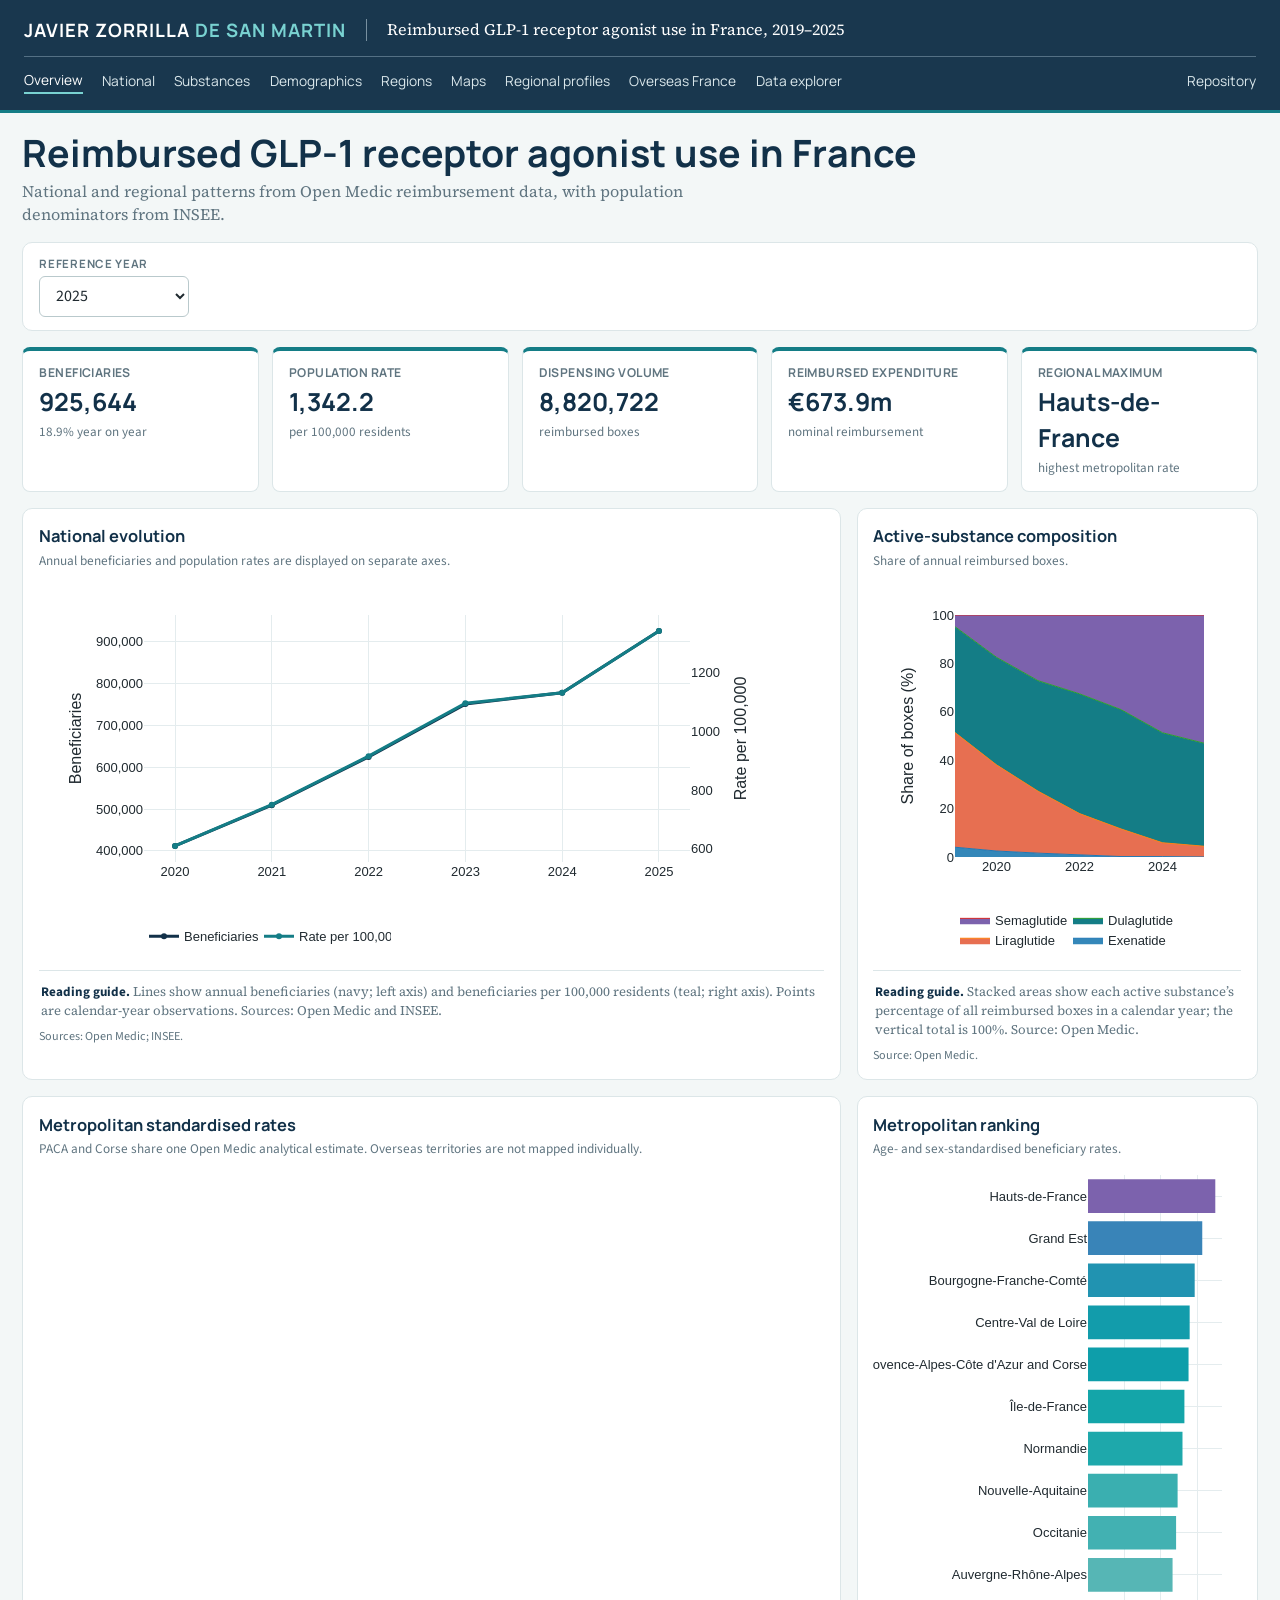
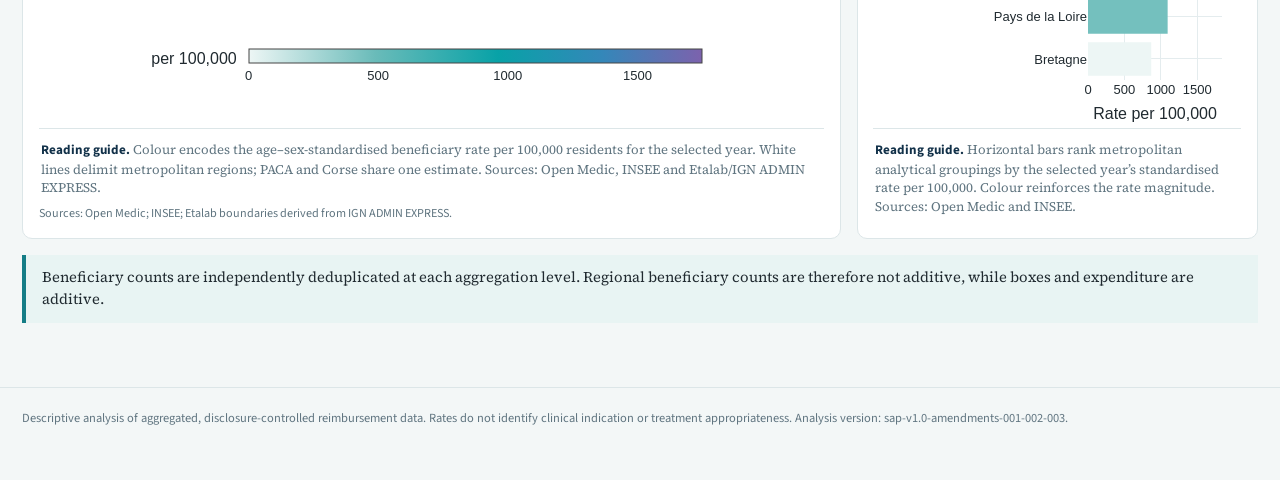
<file: dashboard/index.html>
<!doctype html><html lang="en"><head><meta charset="utf-8"><meta name="viewport" content="width=device-width,initial-scale=1"><title>GLP-1 use in France | Javier Zorrilla de San Martin</title><meta name="description" content="Interactive exploration of reimbursed GLP-1 receptor agonist use in France, 2019–2025."><link rel="stylesheet" href="assets/styles.css"><script src="assets/plotly-2.35.2.min.js"></script><script defer src="assets/app.js"></script></head><body data-page="overview"><a class="skip" href="#main">Skip to content</a>
<header class="topbar"><nav class="nav" aria-label="Primary"><div class="identity"><div class="brand">JAVIER ZORRILLA <span>DE SAN MARTIN</span></div><div class="study-title">Reimbursed GLP-1 receptor agonist use in France, 2019–2025</div></div><a class="active" href="index.html">Overview</a><a href="national.html">National</a><a href="substances.html">Substances</a><a href="demographics.html">Demographics</a><a href="regions.html">Regions</a><a href="maps.html">Maps</a><a href="profiles.html">Regional profiles</a><a href="overseas.html">Overseas France</a><a href="explorer.html">Data explorer</a><a class="repository" href="https://github.com/javierzsm/glp1-use-france">Repository</a></nav></header>
<main id="main" class="shell"><div class="page-head"><div><h1>Reimbursed GLP-1 receptor agonist use in France</h1><p>National and regional patterns from Open Medic reimbursement data, with population denominators from INSEE.</p></div></div>
<section class="controls" aria-label="Overview filters"><div class="control"><label for="overview-year">Reference year</label><select id="overview-year"><option>2020</option><option>2021</option><option>2022</option><option>2023</option><option>2024</option><option selected>2025</option></select></div></section>
<section class="kpis" aria-label="Key indicators"><article class="kpi" id="k-beneficiaries"><div class="label">Beneficiaries</div><div class="value">—</div><div class="delta"></div></article><article class="kpi" id="k-rate"><div class="label">Population rate</div><div class="value">—</div><div class="delta"></div></article><article class="kpi" id="k-boxes"><div class="label">Dispensing volume</div><div class="value">—</div><div class="delta"></div></article><article class="kpi" id="k-spend"><div class="label">Reimbursed expenditure</div><div class="value">—</div><div class="delta"></div></article><article class="kpi" id="k-region"><div class="label">Regional maximum</div><div class="value">—</div><div class="delta"></div></article></section>
<section class="grid"><article class="card wide"><h2>National evolution</h2><p class="deck">Annual beneficiaries and population rates are displayed on separate axes.</p><div id="overview-national" class="plot"></div><p class="source">Sources: Open Medic; INSEE.</p></article><article class="card narrow"><h2>Active-substance composition</h2><p class="deck">Share of annual reimbursed boxes.</p><div id="overview-composition" class="plot"></div><p class="source">Source: Open Medic.</p></article><article class="card wide"><h2>Metropolitan standardised rates</h2><p class="deck">PACA and Corse share one Open Medic analytical estimate. Overseas territories are not mapped individually.</p><div id="overview-map" class="plot tall"></div><p class="source">Sources: Open Medic; INSEE; Etalab boundaries derived from IGN ADMIN EXPRESS.</p></article><article class="card narrow"><h2>Metropolitan ranking</h2><p class="deck">Age- and sex-standardised beneficiary rates.</p><div id="overview-rank" class="plot tall"></div></article></section>
<aside class="note">Beneficiary counts are independently deduplicated at each aggregation level. Regional beneficiary counts are therefore not additive, while boxes and expenditure are additive.</aside></main><footer>Descriptive analysis of aggregated, disclosure-controlled reimbursement data. Rates do not identify clinical indication or treatment appropriateness. Analysis version: sap-v1.0-amendments-001-002-003.</footer></body></html>
</file>
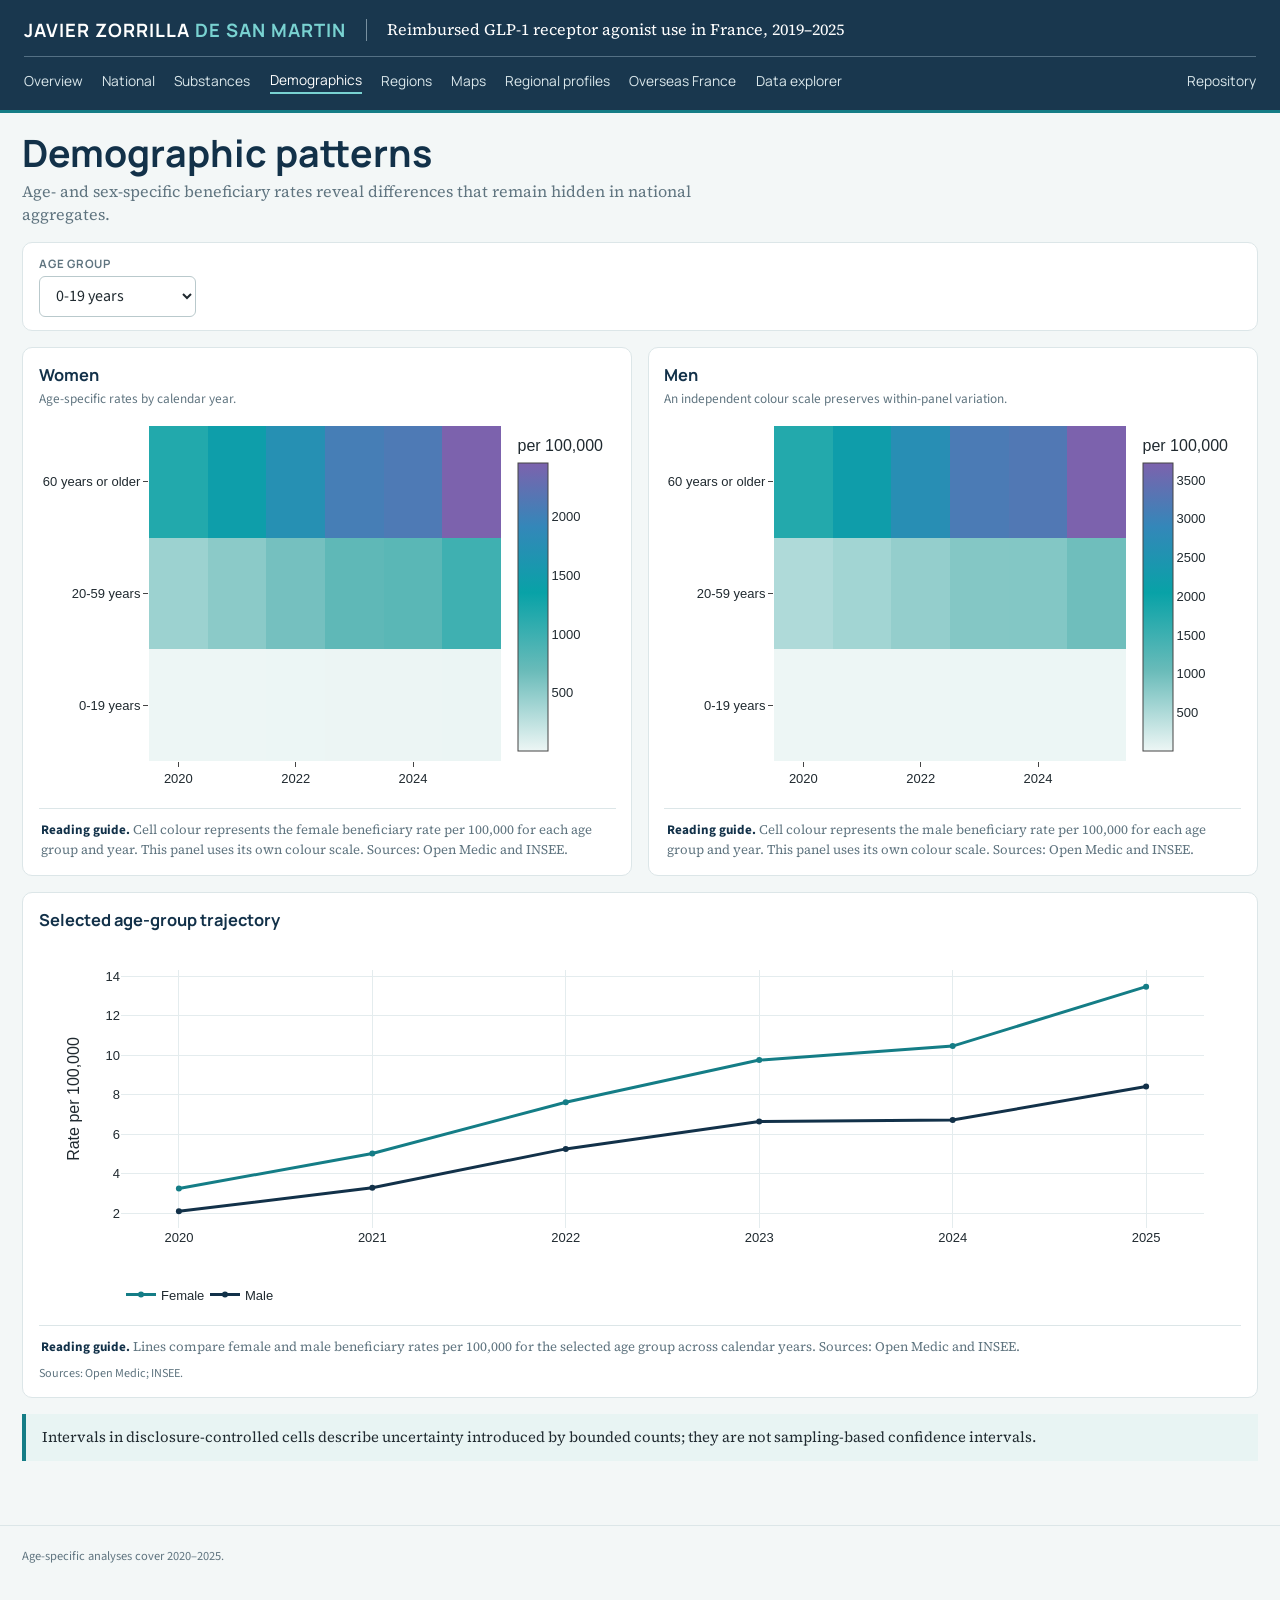
<file: dashboard/demographics.html>
<!doctype html><html lang="en"><head><meta charset="utf-8"><meta name="viewport" content="width=device-width,initial-scale=1"><title>Demographics | GLP-1 France</title><link rel="stylesheet" href="assets/styles.css"><script src="assets/plotly-2.35.2.min.js"></script><script defer src="assets/app.js"></script></head><body data-page="demographics"><a class="skip" href="#main">Skip to content</a><header class="topbar"><nav class="nav" aria-label="Primary"><div class="identity"><div class="brand">JAVIER ZORRILLA <span>DE SAN MARTIN</span></div><div class="study-title">Reimbursed GLP-1 receptor agonist use in France, 2019–2025</div></div><a href="index.html">Overview</a><a href="national.html">National</a><a href="substances.html">Substances</a><a class="active" href="demographics.html">Demographics</a><a href="regions.html">Regions</a><a href="maps.html">Maps</a><a href="profiles.html">Regional profiles</a><a href="overseas.html">Overseas France</a><a href="explorer.html">Data explorer</a><a class="repository" href="https://github.com/javierzsm/glp1-use-france">Repository</a></nav></header><main id="main" class="shell"><div class="page-head"><div><h1>Demographic patterns</h1><p>Age- and sex-specific beneficiary rates reveal differences that remain hidden in national aggregates.</p></div></div><section class="controls"><div class="control"><label for="demo-age">Age group</label><select id="demo-age"></select></div></section><section class="grid"><article class="card"><h2>Women</h2><p class="deck">Age-specific rates by calendar year.</p><div id="demo-heat-f" class="plot"></div></article><article class="card"><h2>Men</h2><p class="deck">An independent colour scale preserves within-panel variation.</p><div id="demo-heat-m" class="plot"></div></article><article class="card full"><h2>Selected age-group trajectory</h2><div id="demo-trends" class="plot"></div><p class="source">Sources: Open Medic; INSEE.</p></article></section><aside class="note">Intervals in disclosure-controlled cells describe uncertainty introduced by bounded counts; they are not sampling-based confidence intervals.</aside></main><footer>Age-specific analyses cover 2020–2025.</footer></body></html>
</file>
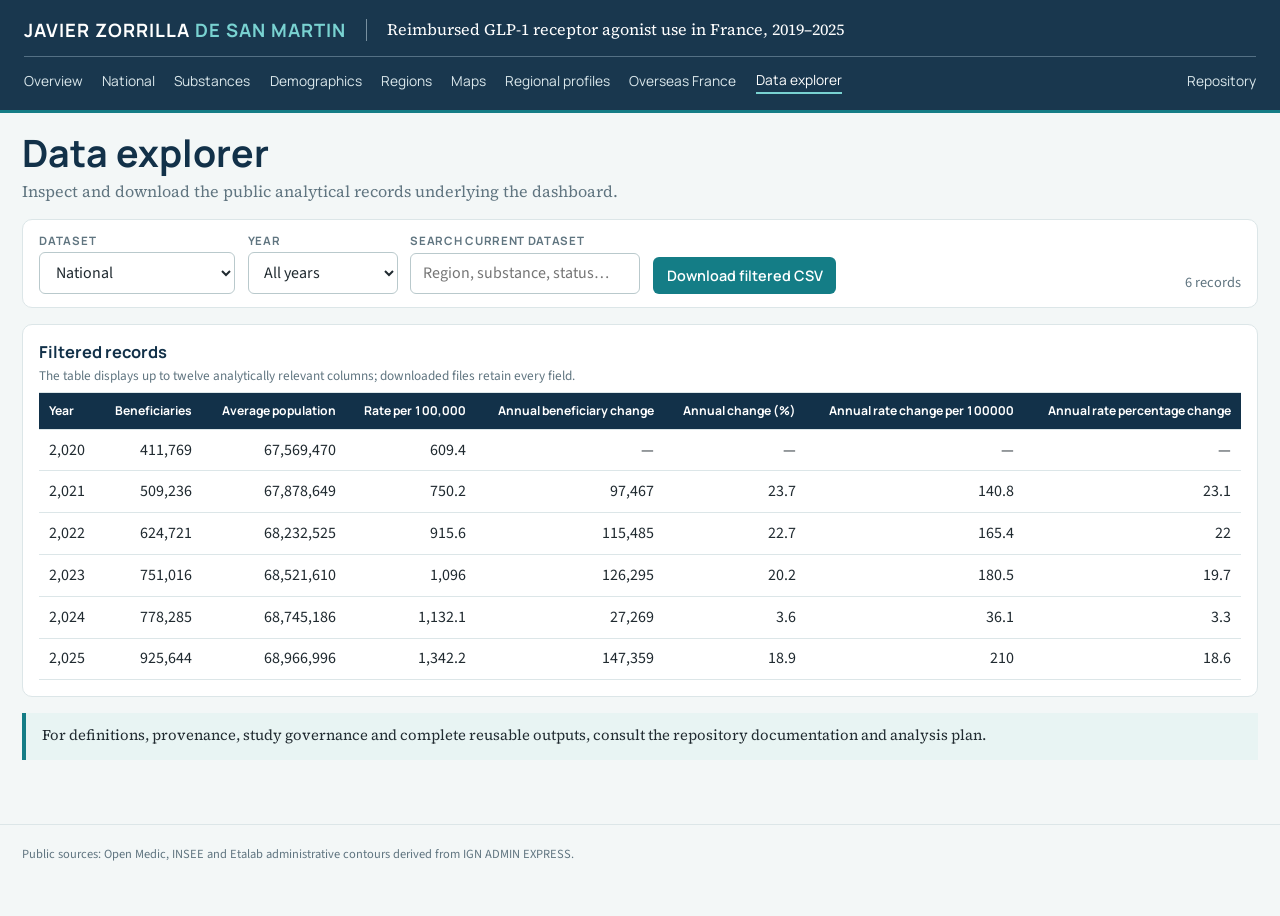
<file: dashboard/explorer.html>
<!doctype html><html lang="en"><head><meta charset="utf-8"><meta name="viewport" content="width=device-width,initial-scale=1"><title>Data explorer | GLP-1 France</title><link rel="stylesheet" href="assets/styles.css"><script src="assets/plotly-2.35.2.min.js"></script><script defer src="assets/app.js"></script></head><body data-page="explorer"><a class="skip" href="#main">Skip to content</a><header class="topbar"><nav class="nav" aria-label="Primary"><div class="identity"><div class="brand">JAVIER ZORRILLA <span>DE SAN MARTIN</span></div><div class="study-title">Reimbursed GLP-1 receptor agonist use in France, 2019–2025</div></div><a href="index.html">Overview</a><a href="national.html">National</a><a href="substances.html">Substances</a><a href="demographics.html">Demographics</a><a href="regions.html">Regions</a><a href="maps.html">Maps</a><a href="profiles.html">Regional profiles</a><a href="overseas.html">Overseas France</a><a class="active" href="explorer.html">Data explorer</a><a class="repository" href="https://github.com/javierzsm/glp1-use-france">Repository</a></nav></header><main id="main" class="shell"><div class="page-head"><div><h1>Data explorer</h1><p>Inspect and download the public analytical records underlying the dashboard.</p></div></div><section class="controls"><div class="control"><label for="explorer-dataset">Dataset</label><select id="explorer-dataset"><option value="national">National</option><option value="substances">Active substances</option><option value="demographics">Demographics</option><option value="regional_annual">Regional annual</option><option value="regional_standardised">Regional standardised</option><option value="regional_age_sex">Regional age and sex</option><option value="overseas_audit">Overseas audit</option></select></div><div class="control"><label for="explorer-year">Year</label><select id="explorer-year"></select></div><div class="control"><label for="explorer-search">Search current dataset</label><input id="explorer-search" type="search" placeholder="Region, substance, status…"></div><div class="control actions"><button id="explorer-download" class="button" type="button">Download filtered CSV</button></div><div id="explorer-count" class="status" aria-live="polite"></div></section><article class="card full"><h2>Filtered records</h2><p class="deck">The table displays up to twelve analytically relevant columns; downloaded files retain every field.</p><div id="explorer-table" class="table-wrap"></div></article><aside class="note">For definitions, provenance, study governance and complete reusable outputs, consult the repository documentation and analysis plan.</aside></main><footer>Public sources: Open Medic, INSEE and Etalab administrative contours derived from IGN ADMIN EXPRESS.</footer></body></html>
</file>
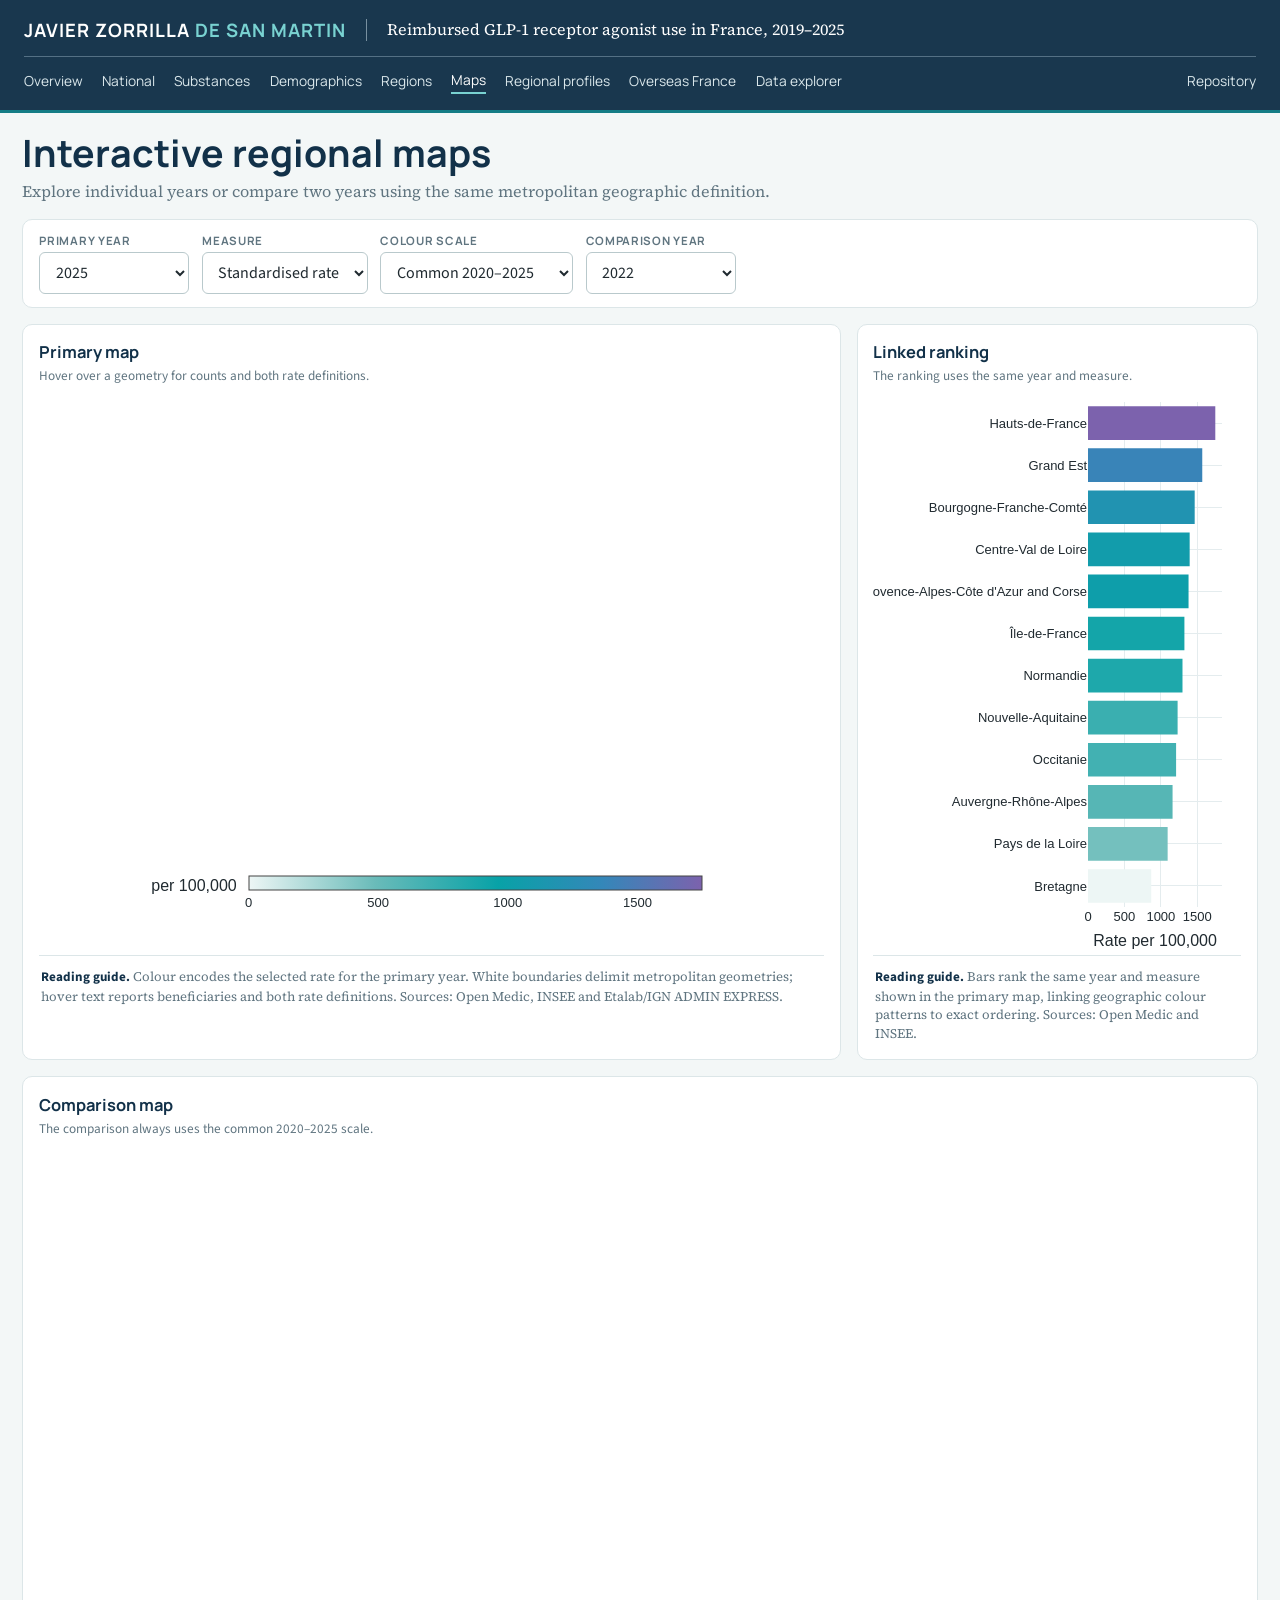
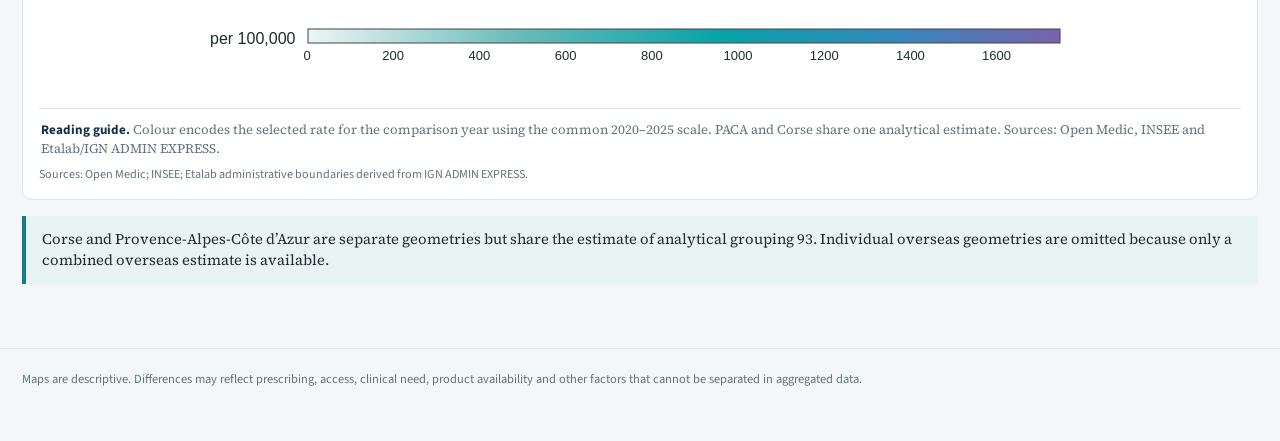
<file: dashboard/maps.html>
<!doctype html><html lang="en"><head><meta charset="utf-8"><meta name="viewport" content="width=device-width,initial-scale=1"><title>Interactive maps | GLP-1 France</title><link rel="stylesheet" href="assets/styles.css"><script src="assets/plotly-2.35.2.min.js"></script><script defer src="assets/app.js"></script></head><body data-page="maps"><a class="skip" href="#main">Skip to content</a><header class="topbar"><nav class="nav" aria-label="Primary"><div class="identity"><div class="brand">JAVIER ZORRILLA <span>DE SAN MARTIN</span></div><div class="study-title">Reimbursed GLP-1 receptor agonist use in France, 2019–2025</div></div><a href="index.html">Overview</a><a href="national.html">National</a><a href="substances.html">Substances</a><a href="demographics.html">Demographics</a><a href="regions.html">Regions</a><a class="active" href="maps.html">Maps</a><a href="profiles.html">Regional profiles</a><a href="overseas.html">Overseas France</a><a href="explorer.html">Data explorer</a><a class="repository" href="https://github.com/javierzsm/glp1-use-france">Repository</a></nav></header>
<main id="main" class="shell"><div class="page-head"><div><h1>Interactive regional maps</h1><p>Explore individual years or compare two years using the same metropolitan geographic definition.</p></div></div><section class="controls"><div class="control"><label for="map-year">Primary year</label><select id="map-year"><option>2020</option><option>2021</option><option>2022</option><option>2023</option><option>2024</option><option selected>2025</option></select></div><div class="control"><label for="map-metric">Measure</label><select id="map-metric"><option value="standardised_rate_per_100000">Standardised rate</option><option value="crude_rate_per_100000">Crude rate</option></select></div><div class="control"><label for="map-scale">Colour scale</label><select id="map-scale"><option value="common">Common 2020–2025</option><option value="year">Adapt to selected year</option></select></div><div class="control"><label for="compare-year">Comparison year</label><select id="compare-year"><option>2020</option><option>2021</option><option selected>2022</option><option>2023</option><option>2024</option><option>2025</option></select></div></section>
<section class="grid"><article class="card wide"><h2>Primary map</h2><p class="deck">Hover over a geometry for counts and both rate definitions.</p><div id="map-primary" class="plot tall"></div></article><article class="card narrow"><h2>Linked ranking</h2><p class="deck">The ranking uses the same year and measure.</p><div id="map-rank" class="plot tall"></div></article><article class="card full"><h2>Comparison map</h2><p class="deck">The comparison always uses the common 2020–2025 scale.</p><div id="map-compare" class="plot tall"></div><p class="source">Sources: Open Medic; INSEE; Etalab administrative boundaries derived from IGN ADMIN EXPRESS.</p></article></section><aside class="note">Corse and Provence-Alpes-Côte d’Azur are separate geometries but share the estimate of analytical grouping 93. Individual overseas geometries are omitted because only a combined overseas estimate is available.</aside></main><footer>Maps are descriptive. Differences may reflect prescribing, access, clinical need, product availability and other factors that cannot be separated in aggregated data.</footer></body></html>
</file>
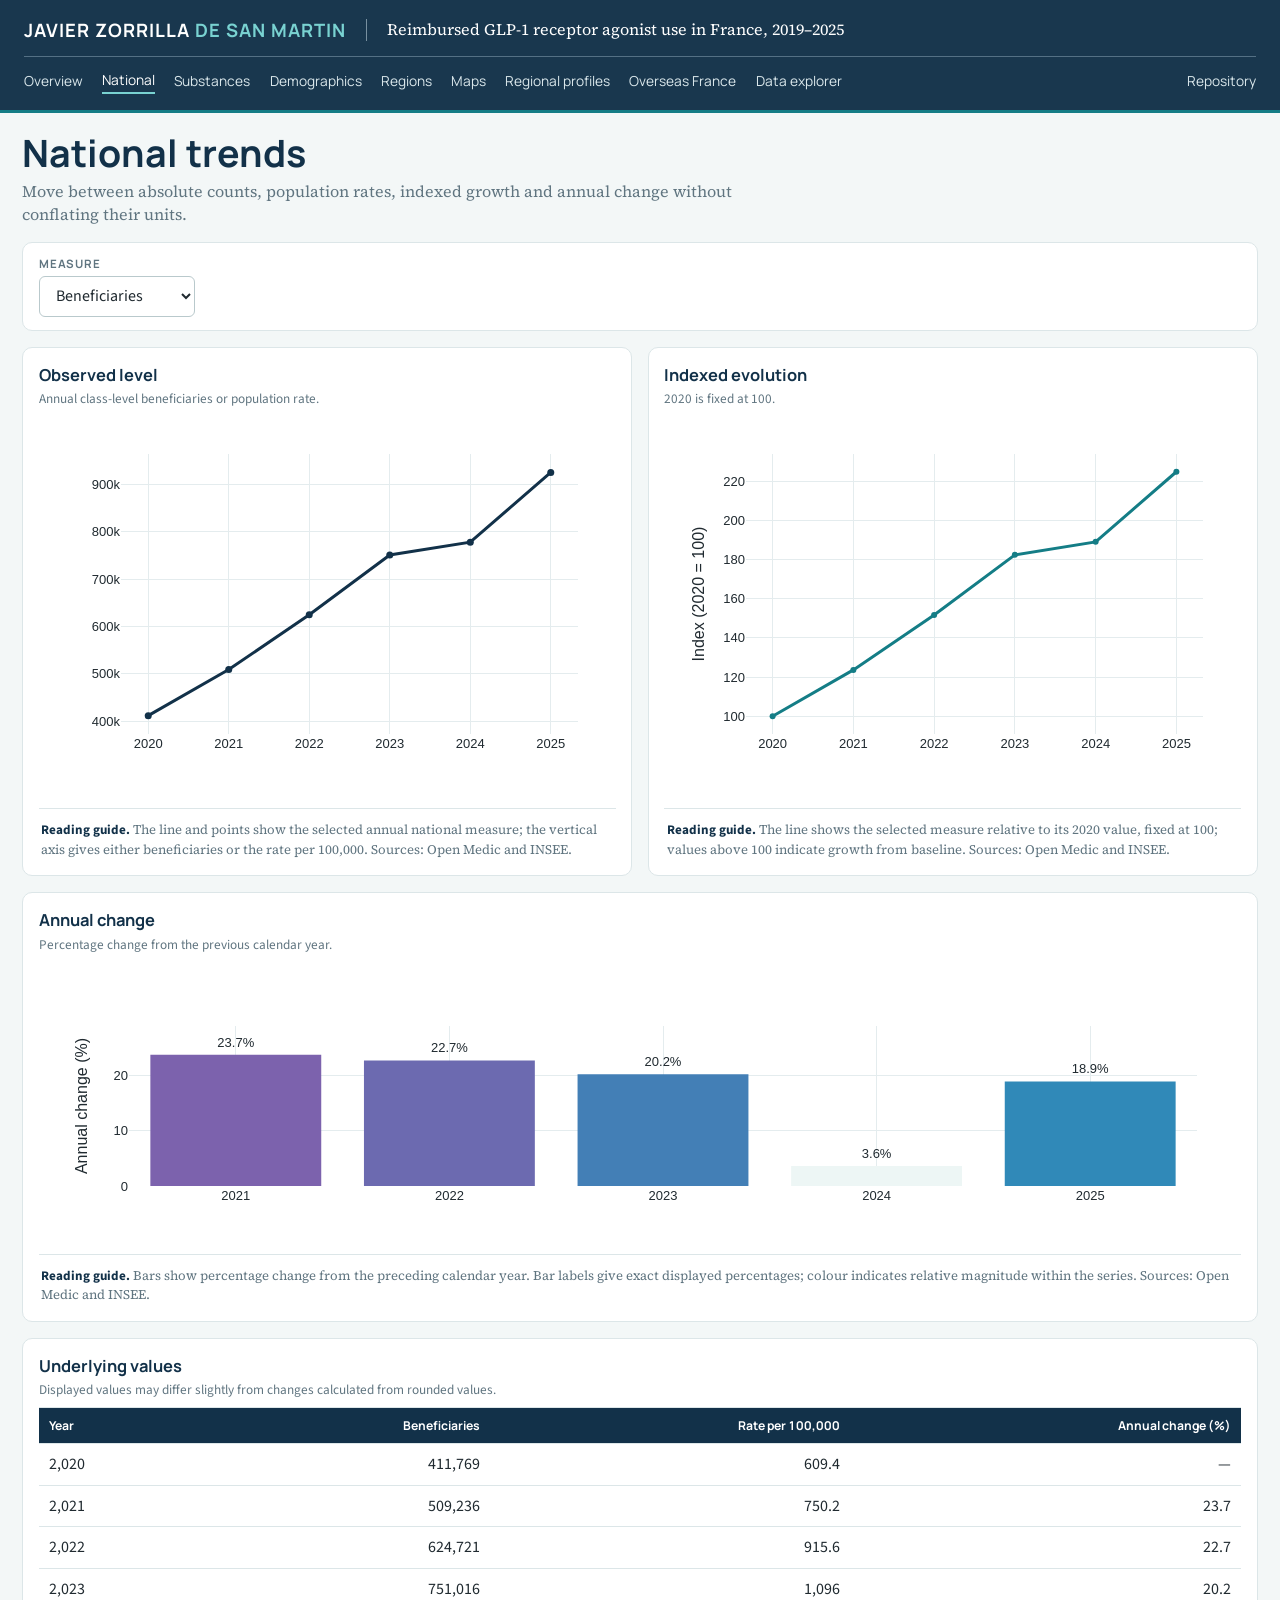
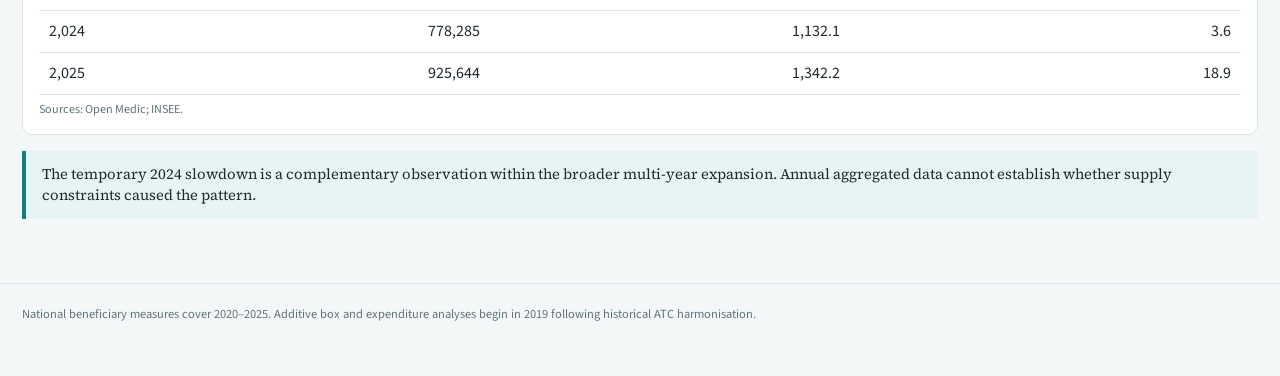
<file: dashboard/national.html>
<!doctype html><html lang="en"><head><meta charset="utf-8"><meta name="viewport" content="width=device-width,initial-scale=1"><title>National trends | GLP-1 France</title><link rel="stylesheet" href="assets/styles.css"><script src="assets/plotly-2.35.2.min.js"></script><script defer src="assets/app.js"></script></head><body data-page="national"><a class="skip" href="#main">Skip to content</a><header class="topbar"><nav class="nav" aria-label="Primary"><div class="identity"><div class="brand">JAVIER ZORRILLA <span>DE SAN MARTIN</span></div><div class="study-title">Reimbursed GLP-1 receptor agonist use in France, 2019–2025</div></div><a href="index.html">Overview</a><a class="active" href="national.html">National</a><a href="substances.html">Substances</a><a href="demographics.html">Demographics</a><a href="regions.html">Regions</a><a href="maps.html">Maps</a><a href="profiles.html">Regional profiles</a><a href="overseas.html">Overseas France</a><a href="explorer.html">Data explorer</a><a class="repository" href="https://github.com/javierzsm/glp1-use-france">Repository</a></nav></header>
<main id="main" class="shell"><div class="page-head"><div><h1>National trends</h1><p>Move between absolute counts, population rates, indexed growth and annual change without conflating their units.</p></div></div><section class="controls"><div class="control"><label for="national-measure">Measure</label><select id="national-measure"><option value="beneficiaries">Beneficiaries</option><option value="rate">Rate per 100,000</option></select></div></section>
<section class="grid"><article class="card"><h2>Observed level</h2><p class="deck">Annual class-level beneficiaries or population rate.</p><div id="national-level" class="plot"></div></article><article class="card"><h2>Indexed evolution</h2><p class="deck">2020 is fixed at 100.</p><div id="national-index" class="plot"></div></article><article class="card full"><h2>Annual change</h2><p class="deck">Percentage change from the previous calendar year.</p><div id="national-change" class="plot short"></div></article><article class="card full"><h2>Underlying values</h2><p class="deck">Displayed values may differ slightly from changes calculated from rounded values.</p><div id="national-table" class="table-wrap"></div><p class="source">Sources: Open Medic; INSEE.</p></article></section><aside class="note">The temporary 2024 slowdown is a complementary observation within the broader multi-year expansion. Annual aggregated data cannot establish whether supply constraints caused the pattern.</aside></main><footer>National beneficiary measures cover 2020–2025. Additive box and expenditure analyses begin in 2019 following historical ATC harmonisation.</footer></body></html>
</file>
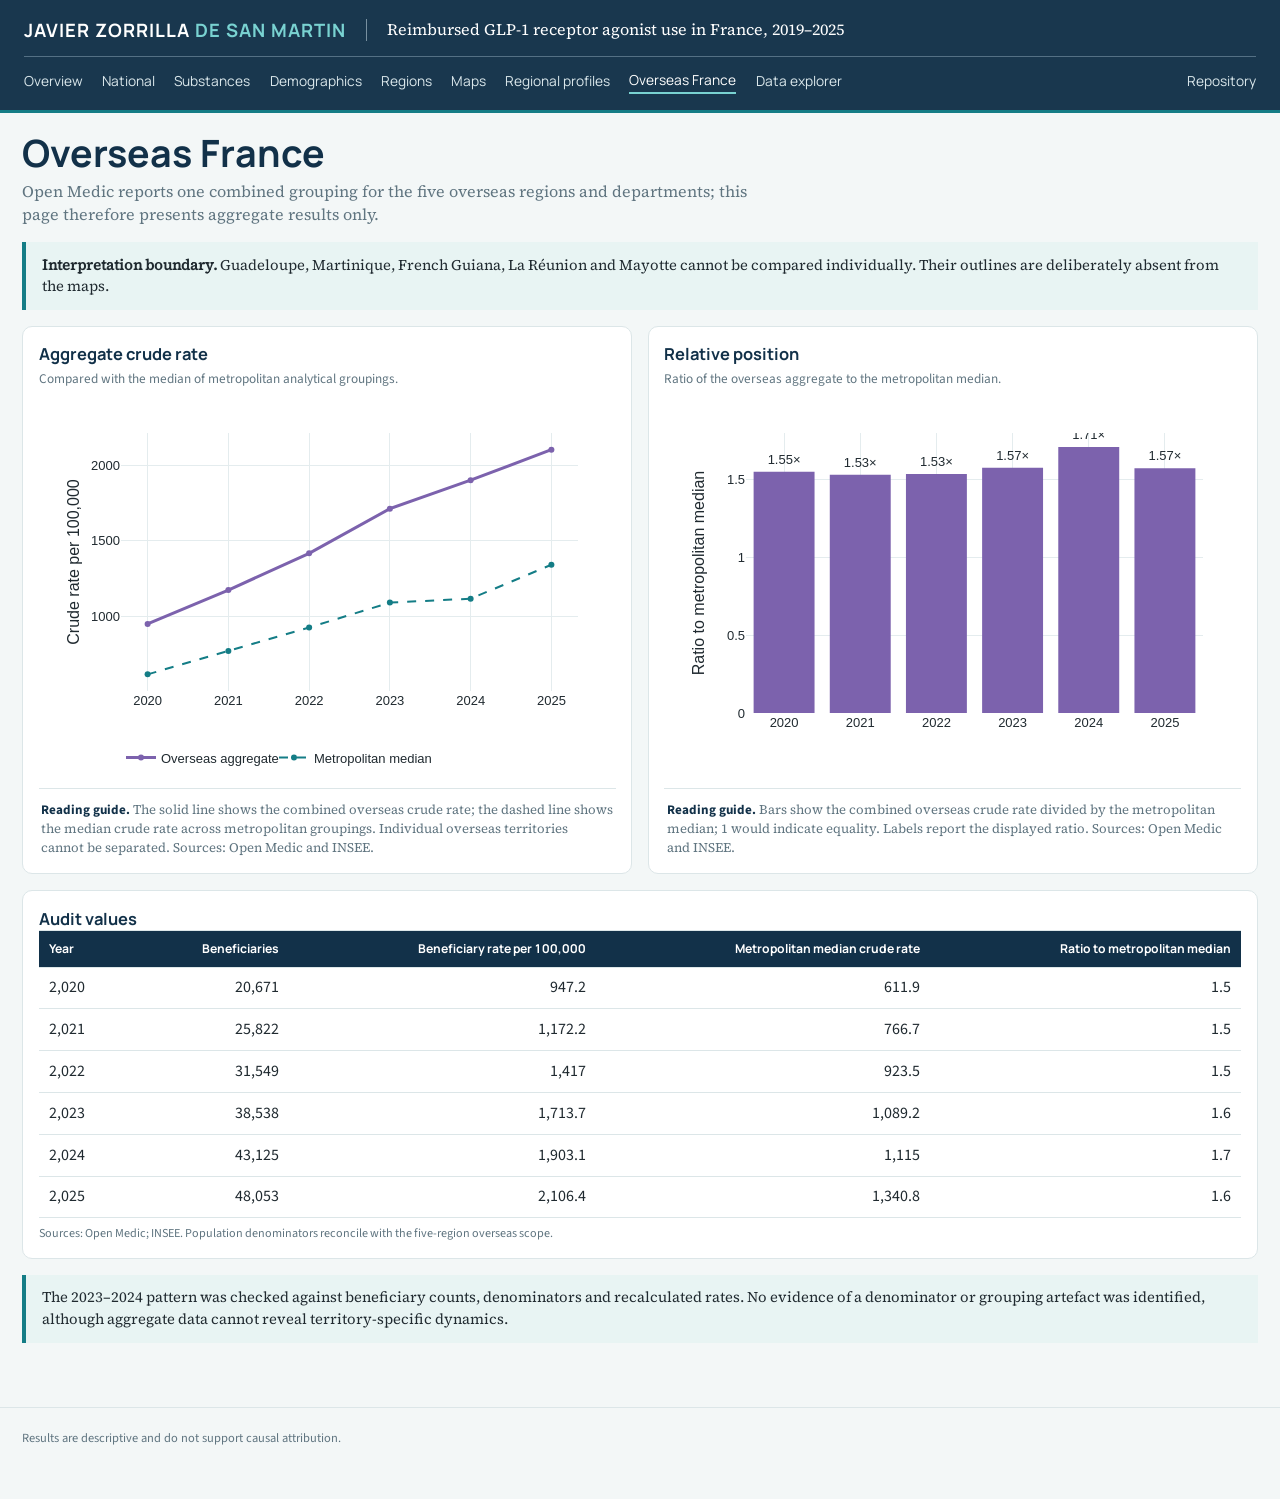
<file: dashboard/overseas.html>
<!doctype html><html lang="en"><head><meta charset="utf-8"><meta name="viewport" content="width=device-width,initial-scale=1"><title>Overseas France | GLP-1 France</title><link rel="stylesheet" href="assets/styles.css"><script src="assets/plotly-2.35.2.min.js"></script><script defer src="assets/app.js"></script></head><body data-page="overseas"><a class="skip" href="#main">Skip to content</a><header class="topbar"><nav class="nav" aria-label="Primary"><div class="identity"><div class="brand">JAVIER ZORRILLA <span>DE SAN MARTIN</span></div><div class="study-title">Reimbursed GLP-1 receptor agonist use in France, 2019–2025</div></div><a href="index.html">Overview</a><a href="national.html">National</a><a href="substances.html">Substances</a><a href="demographics.html">Demographics</a><a href="regions.html">Regions</a><a href="maps.html">Maps</a><a href="profiles.html">Regional profiles</a><a class="active" href="overseas.html">Overseas France</a><a href="explorer.html">Data explorer</a><a class="repository" href="https://github.com/javierzsm/glp1-use-france">Repository</a></nav></header><main id="main" class="shell"><div class="page-head"><div><h1>Overseas France</h1><p>Open Medic reports one combined grouping for the five overseas regions and departments; this page therefore presents aggregate results only.</p></div></div><aside class="note"><strong>Interpretation boundary.</strong> Guadeloupe, Martinique, French Guiana, La Réunion and Mayotte cannot be compared individually. Their outlines are deliberately absent from the maps.</aside><section class="grid"><article class="card"><h2>Aggregate crude rate</h2><p class="deck">Compared with the median of metropolitan analytical groupings.</p><div id="overseas-rate" class="plot"></div></article><article class="card"><h2>Relative position</h2><p class="deck">Ratio of the overseas aggregate to the metropolitan median.</p><div id="overseas-ratio" class="plot"></div></article><article class="card full"><h2>Audit values</h2><div id="overseas-table" class="table-wrap"></div><p class="source">Sources: Open Medic; INSEE. Population denominators reconcile with the five-region overseas scope.</p></article></section><aside class="note">The 2023–2024 pattern was checked against beneficiary counts, denominators and recalculated rates. No evidence of a denominator or grouping artefact was identified, although aggregate data cannot reveal territory-specific dynamics.</aside></main><footer>Results are descriptive and do not support causal attribution.</footer></body></html>
</file>
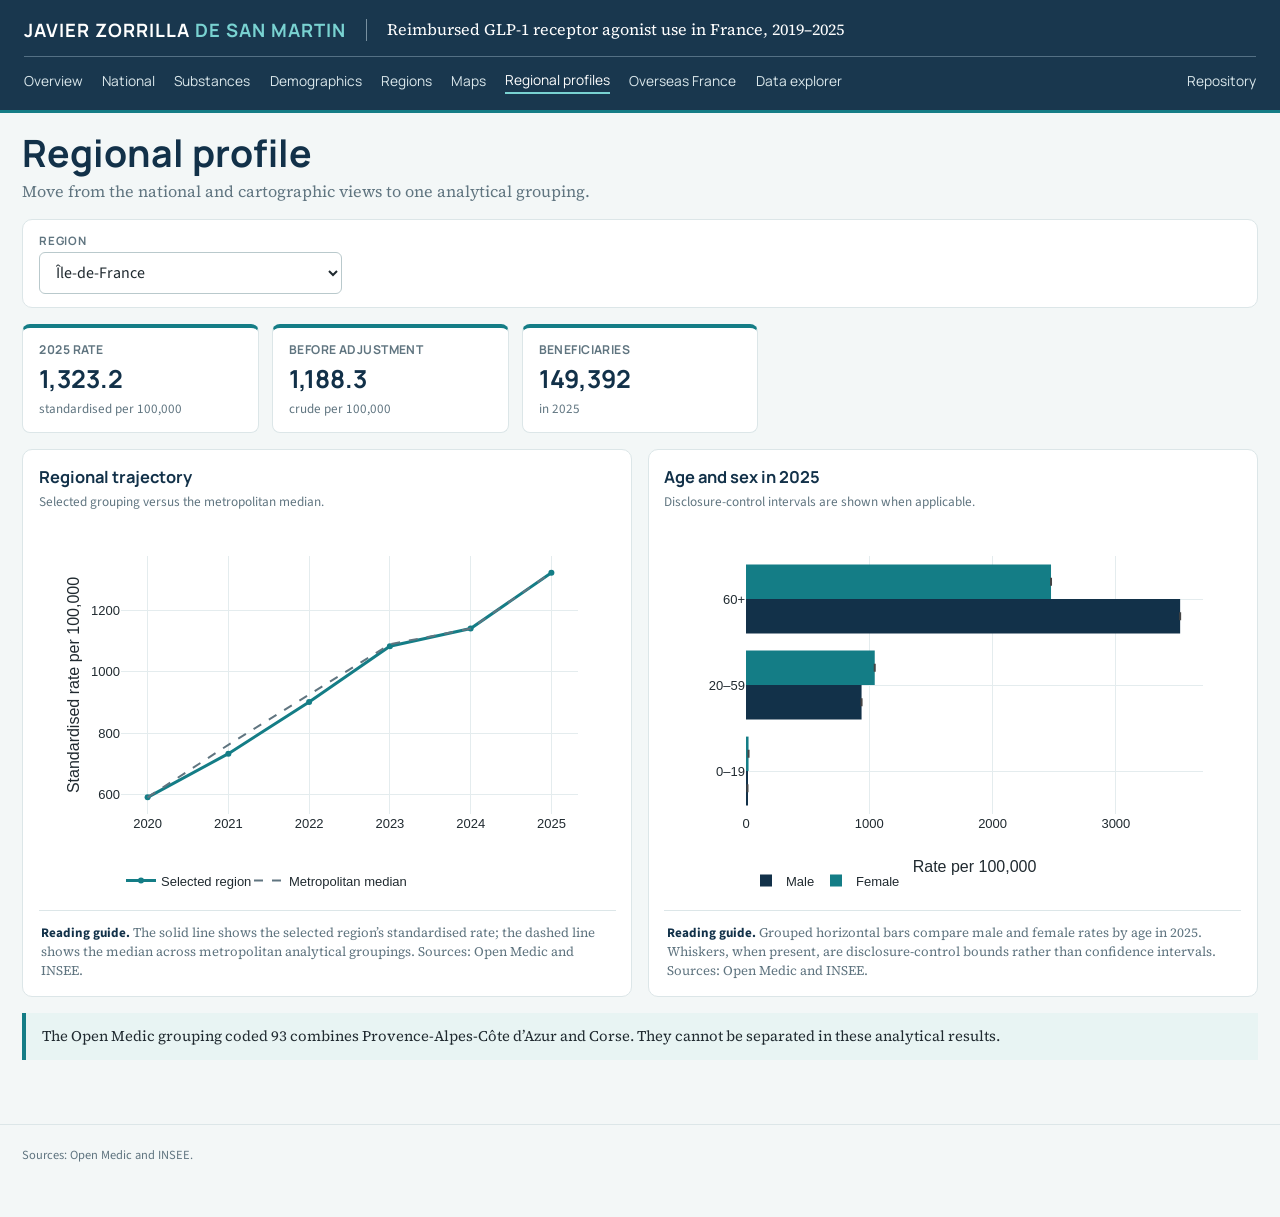
<file: dashboard/profiles.html>
<!doctype html><html lang="en"><head><meta charset="utf-8"><meta name="viewport" content="width=device-width,initial-scale=1"><title>Regional profiles | GLP-1 France</title><link rel="stylesheet" href="assets/styles.css"><script src="assets/plotly-2.35.2.min.js"></script><script defer src="assets/app.js"></script></head><body data-page="profiles"><a class="skip" href="#main">Skip to content</a><header class="topbar"><nav class="nav" aria-label="Primary"><div class="identity"><div class="brand">JAVIER ZORRILLA <span>DE SAN MARTIN</span></div><div class="study-title">Reimbursed GLP-1 receptor agonist use in France, 2019–2025</div></div><a href="index.html">Overview</a><a href="national.html">National</a><a href="substances.html">Substances</a><a href="demographics.html">Demographics</a><a href="regions.html">Regions</a><a href="maps.html">Maps</a><a class="active" href="profiles.html">Regional profiles</a><a href="overseas.html">Overseas France</a><a href="explorer.html">Data explorer</a><a class="repository" href="https://github.com/javierzsm/glp1-use-france">Repository</a></nav></header><main id="main" class="shell"><div class="page-head"><div><h1>Regional profile</h1><p>Move from the national and cartographic views to one analytical grouping.</p></div></div><section class="controls"><div class="control"><label for="profile-region">Region</label><select id="profile-region"></select></div></section><section class="kpis"><article id="p-rate" class="kpi"><div class="label">2025 rate</div><div class="value"></div><div class="delta"></div></article><article id="p-crude" class="kpi"><div class="label">Before adjustment</div><div class="value"></div><div class="delta"></div></article><article id="p-beneficiaries" class="kpi"><div class="label">Beneficiaries</div><div class="value"></div><div class="delta"></div></article></section><section class="grid"><article class="card"><h2>Regional trajectory</h2><p class="deck">Selected grouping versus the metropolitan median.</p><div id="profile-trend" class="plot"></div></article><article class="card"><h2>Age and sex in 2025</h2><p class="deck">Disclosure-control intervals are shown when applicable.</p><div id="profile-age" class="plot"></div></article></section><aside class="note">The Open Medic grouping coded 93 combines Provence-Alpes-Côte d’Azur and Corse. They cannot be separated in these analytical results.</aside></main><footer>Sources: Open Medic and INSEE.</footer></body></html>
</file>
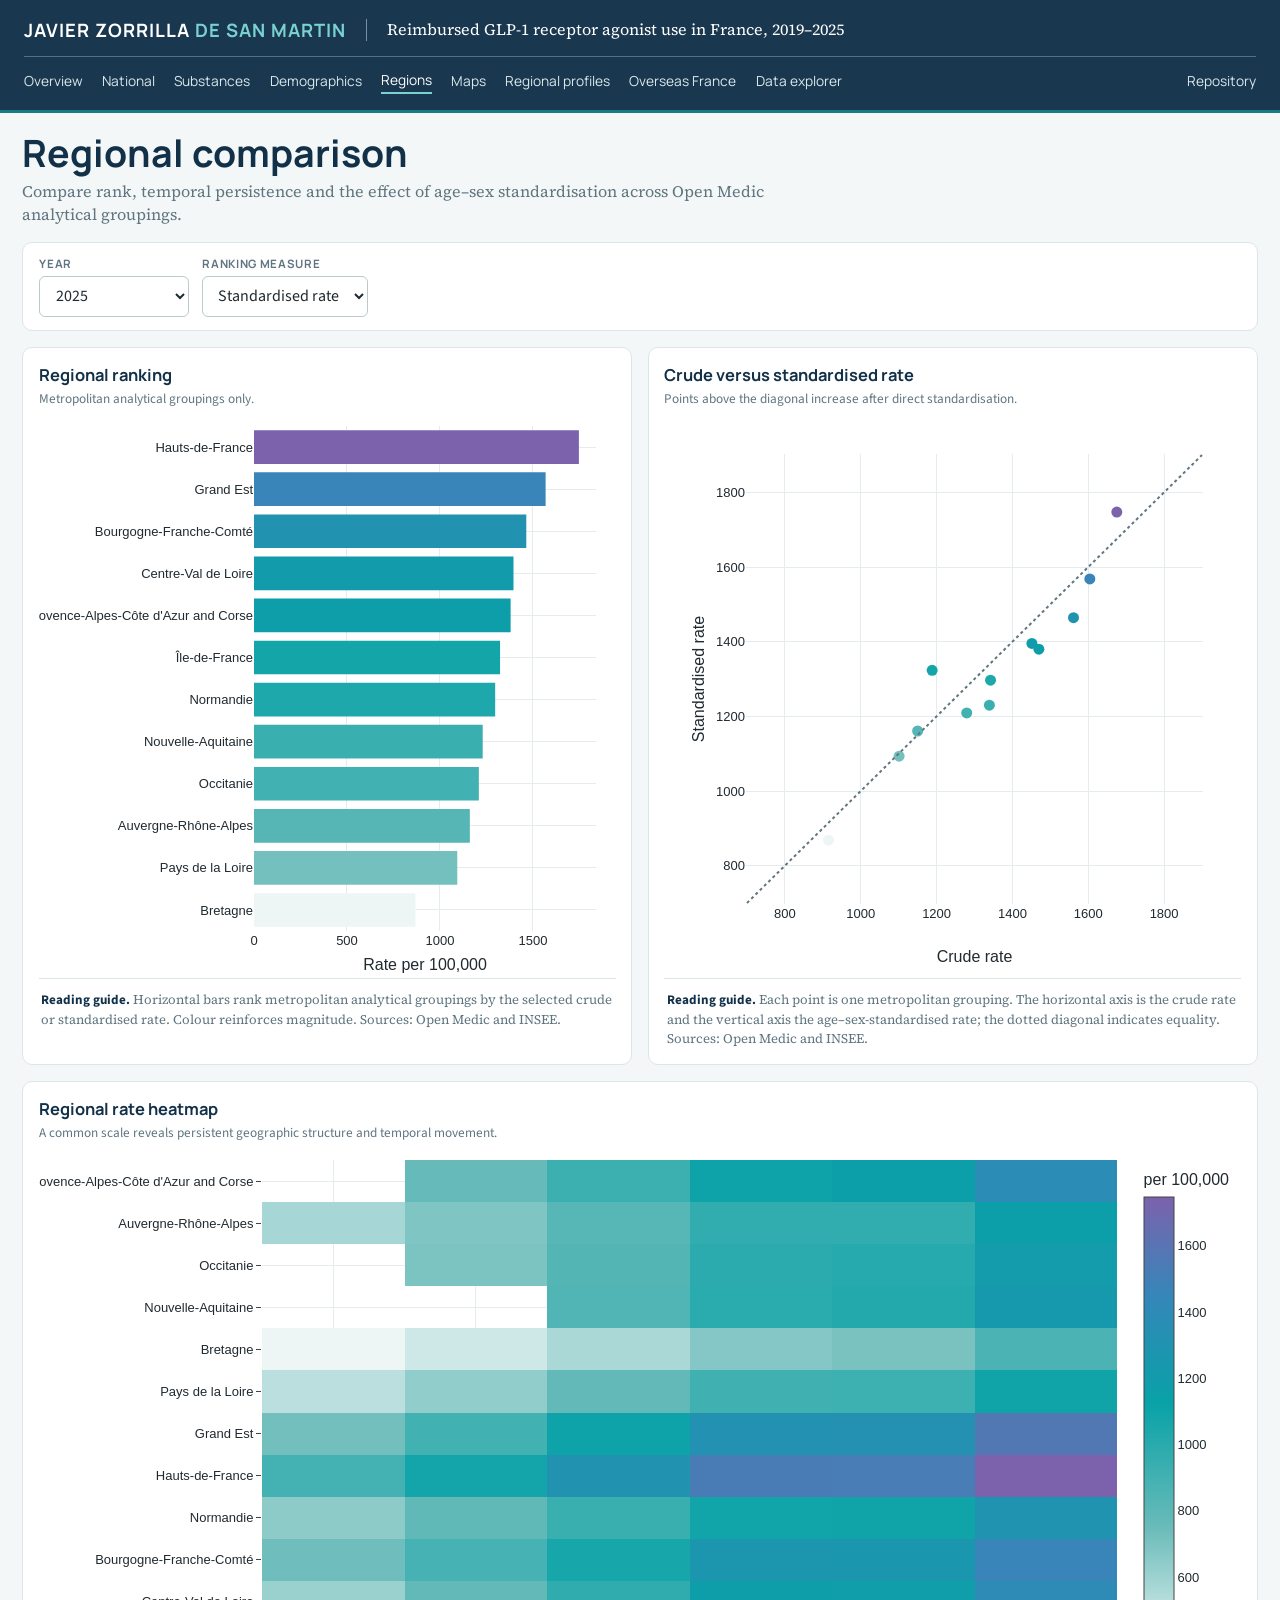
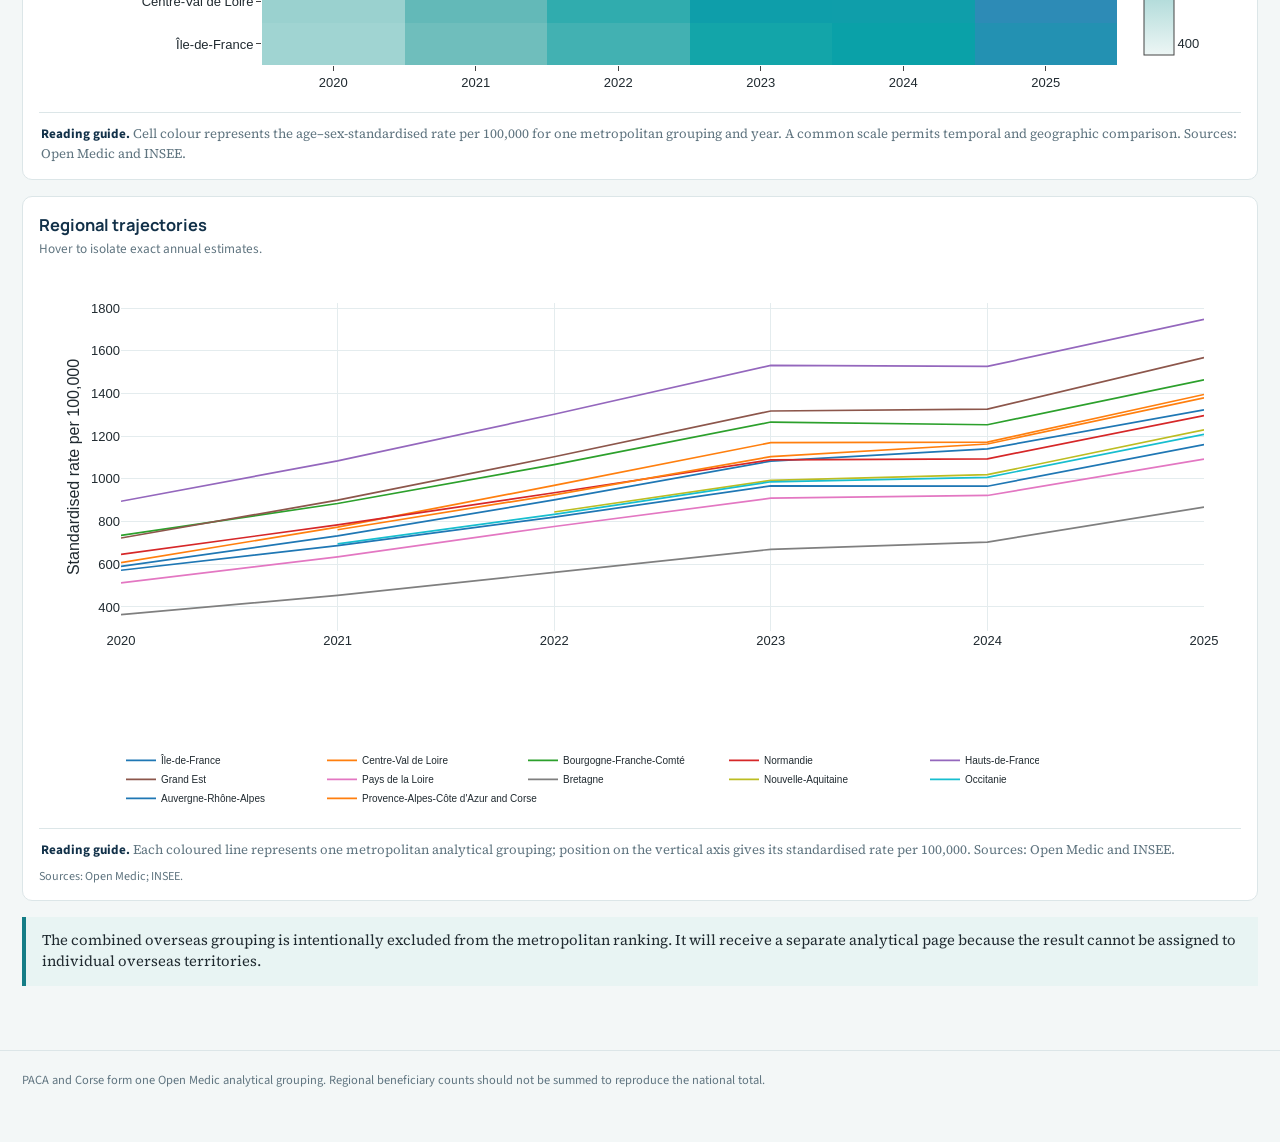
<file: dashboard/regions.html>
<!doctype html><html lang="en"><head><meta charset="utf-8"><meta name="viewport" content="width=device-width,initial-scale=1"><title>Regional comparison | GLP-1 France</title><link rel="stylesheet" href="assets/styles.css"><script src="assets/plotly-2.35.2.min.js"></script><script defer src="assets/app.js"></script></head><body data-page="regions"><a class="skip" href="#main">Skip to content</a><header class="topbar"><nav class="nav" aria-label="Primary"><div class="identity"><div class="brand">JAVIER ZORRILLA <span>DE SAN MARTIN</span></div><div class="study-title">Reimbursed GLP-1 receptor agonist use in France, 2019–2025</div></div><a href="index.html">Overview</a><a href="national.html">National</a><a href="substances.html">Substances</a><a href="demographics.html">Demographics</a><a class="active" href="regions.html">Regions</a><a href="maps.html">Maps</a><a href="profiles.html">Regional profiles</a><a href="overseas.html">Overseas France</a><a href="explorer.html">Data explorer</a><a class="repository" href="https://github.com/javierzsm/glp1-use-france">Repository</a></nav></header>
<main id="main" class="shell"><div class="page-head"><div><h1>Regional comparison</h1><p>Compare rank, temporal persistence and the effect of age–sex standardisation across Open Medic analytical groupings.</p></div></div><section class="controls"><div class="control"><label for="regions-year">Year</label><select id="regions-year"><option>2020</option><option>2021</option><option>2022</option><option>2023</option><option>2024</option><option selected>2025</option></select></div><div class="control"><label for="regions-metric">Ranking measure</label><select id="regions-metric"><option value="standardised_rate_per_100000">Standardised rate</option><option value="crude_rate_per_100000">Crude rate</option></select></div></section>
<section class="grid"><article class="card"><h2>Regional ranking</h2><p class="deck">Metropolitan analytical groupings only.</p><div id="regions-rank" class="plot tall"></div></article><article class="card"><h2>Crude versus standardised rate</h2><p class="deck">Points above the diagonal increase after direct standardisation.</p><div id="regions-adjustment" class="plot tall"></div></article><article class="card full"><h2>Regional rate heatmap</h2><p class="deck">A common scale reveals persistent geographic structure and temporal movement.</p><div id="regions-heat" class="plot tall"></div></article><article class="card full"><h2>Regional trajectories</h2><p class="deck">Hover to isolate exact annual estimates.</p><div id="regions-trends" class="plot tall"></div><p class="source">Sources: Open Medic; INSEE.</p></article></section><aside class="note">The combined overseas grouping is intentionally excluded from the metropolitan ranking. It will receive a separate analytical page because the result cannot be assigned to individual overseas territories.</aside></main><footer>PACA and Corse form one Open Medic analytical grouping. Regional beneficiary counts should not be summed to reproduce the national total.</footer></body></html>
</file>
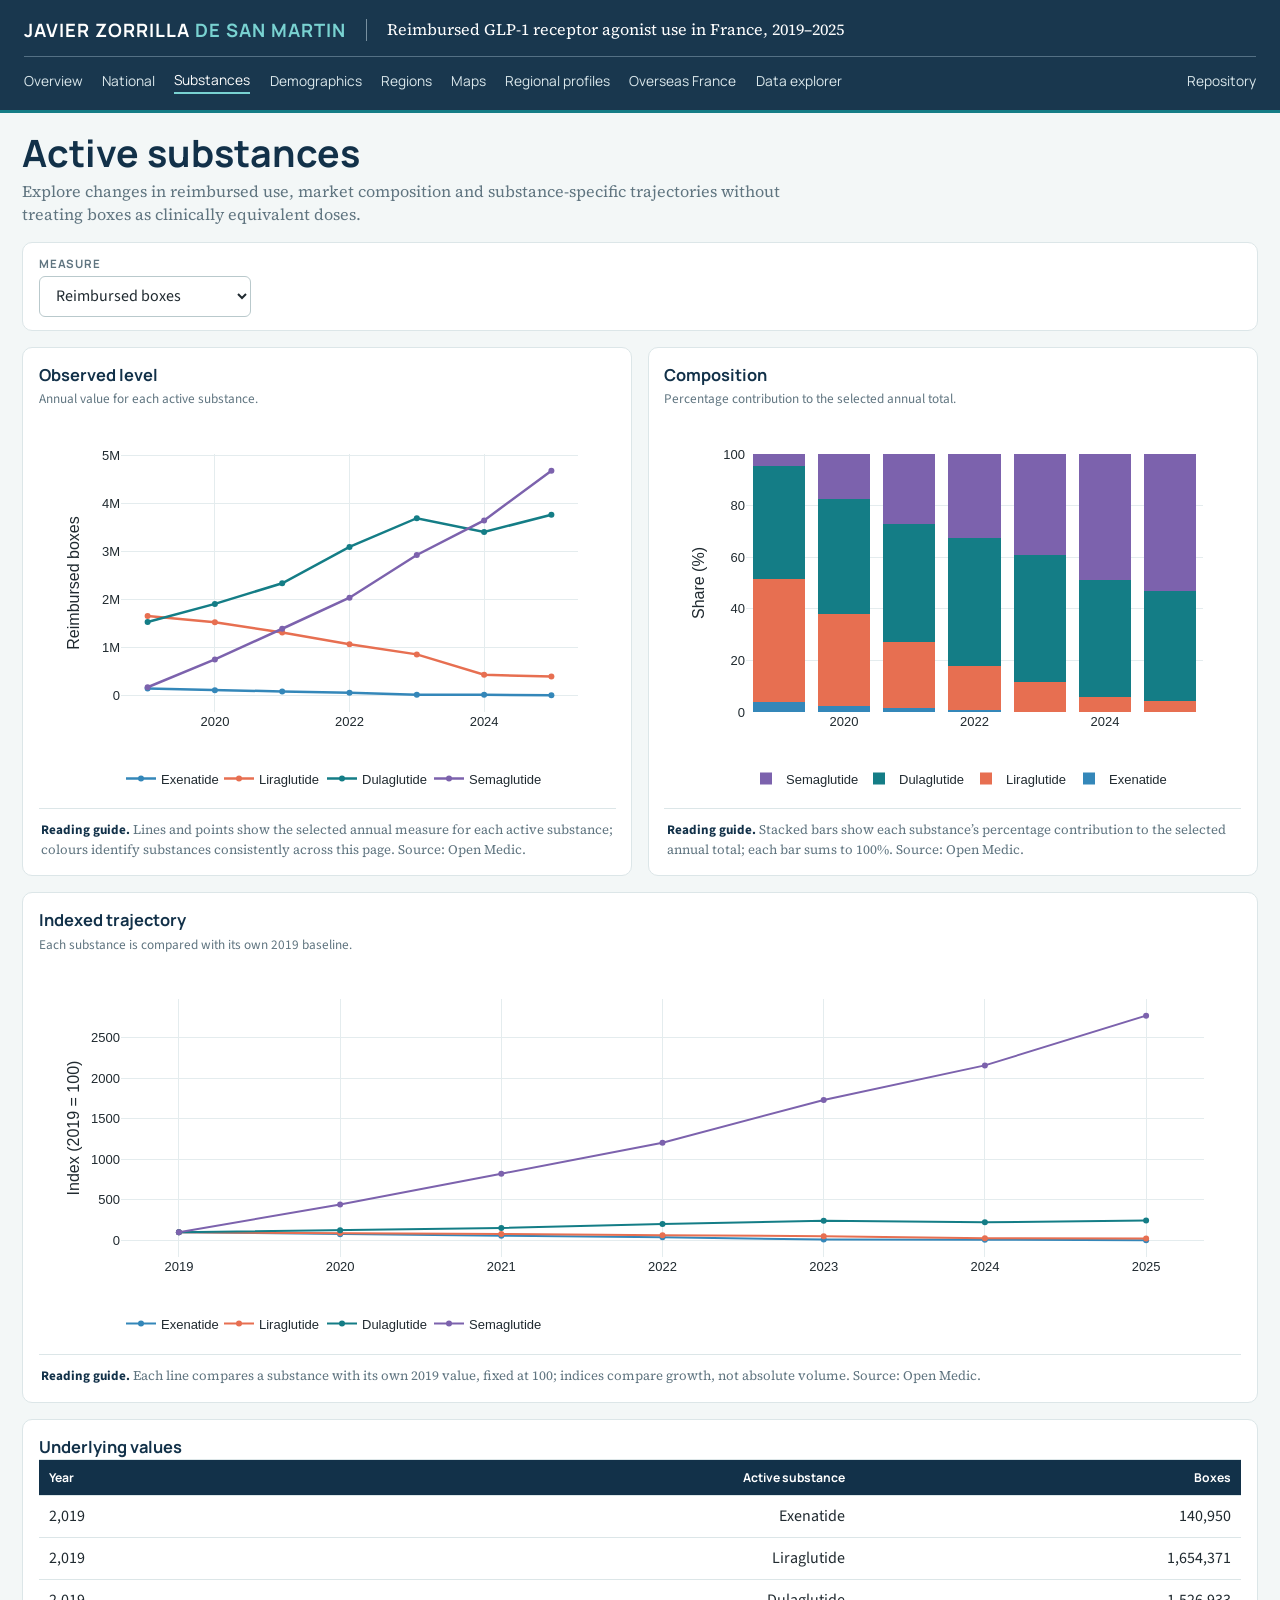
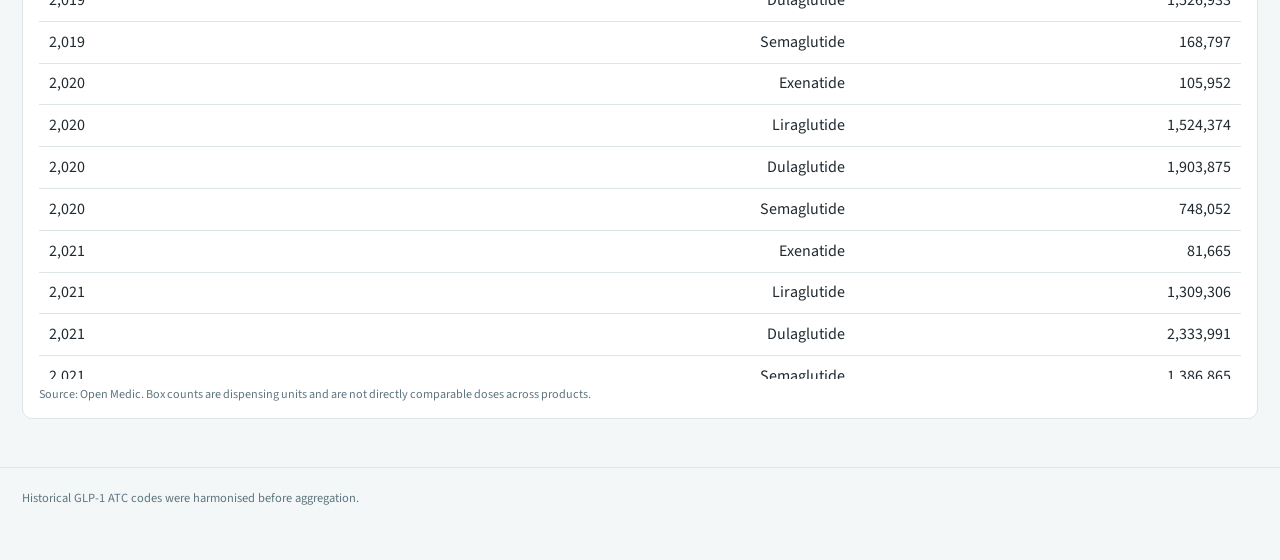
<file: dashboard/substances.html>
<!doctype html><html lang="en"><head><meta charset="utf-8"><meta name="viewport" content="width=device-width,initial-scale=1"><title>Active substances | GLP-1 France</title><link rel="stylesheet" href="assets/styles.css"><script src="assets/plotly-2.35.2.min.js"></script><script defer src="assets/app.js"></script></head><body data-page="substances"><a class="skip" href="#main">Skip to content</a><header class="topbar"><nav class="nav" aria-label="Primary"><div class="identity"><div class="brand">JAVIER ZORRILLA <span>DE SAN MARTIN</span></div><div class="study-title">Reimbursed GLP-1 receptor agonist use in France, 2019–2025</div></div><a href="index.html">Overview</a><a href="national.html">National</a><a class="active" href="substances.html">Substances</a><a href="demographics.html">Demographics</a><a href="regions.html">Regions</a><a href="maps.html">Maps</a><a href="profiles.html">Regional profiles</a><a href="overseas.html">Overseas France</a><a href="explorer.html">Data explorer</a><a class="repository" href="https://github.com/javierzsm/glp1-use-france">Repository</a></nav></header><main id="main" class="shell"><div class="page-head"><div><h1>Active substances</h1><p>Explore changes in reimbursed use, market composition and substance-specific trajectories without treating boxes as clinically equivalent doses.</p></div></div><section class="controls"><div class="control"><label for="substance-metric">Measure</label><select id="substance-metric"><option value="boxes">Reimbursed boxes</option><option value="beneficiaries">Beneficiaries</option><option value="expenditure">Reimbursed expenditure</option></select></div></section><section class="grid"><article class="card"><h2>Observed level</h2><p class="deck">Annual value for each active substance.</p><div id="substance-level" class="plot"></div></article><article class="card"><h2>Composition</h2><p class="deck">Percentage contribution to the selected annual total.</p><div id="substance-share" class="plot"></div></article><article class="card full"><h2>Indexed trajectory</h2><p class="deck">Each substance is compared with its own 2019 baseline.</p><div id="substance-index" class="plot"></div></article><article class="card full"><h2>Underlying values</h2><div id="substance-table" class="table-wrap"></div><p class="source">Source: Open Medic. Box counts are dispensing units and are not directly comparable doses across products.</p></article></section></main><footer>Historical GLP-1 ATC codes were harmonised before aggregation.</footer></body></html>
</file>
<file: dashboard/assets/styles.css>
@font-face{font-family:Manrope;src:url(fonts/Manrope-Regular.ttf)}
@font-face{font-family:Manrope;src:url(fonts/Manrope-SemiBold.ttf);font-weight:600}
@font-face{font-family:Manrope;src:url(fonts/Manrope-Bold.ttf);font-weight:700}
@font-face{font-family:"Source Sans 3";src:url(fonts/SourceSans3-Regular.ttf)}
@font-face{font-family:"Source Sans 3";src:url(fonts/SourceSans3-SemiBold.ttf);font-weight:600}
@font-face{font-family:"Source Sans 3";src:url(fonts/SourceSans3-Bold.ttf);font-weight:700}
@font-face{font-family:"Source Serif 4";src:url(fonts/SourceSerif4-Regular.ttf)}

:root{--navy:#123149;--teal:#147d86;--cyan:#16a5aa;--purple:#7c62ad;--ink:#202a30;--muted:#607580;--line:#dce6e8;--paper:#fff;--wash:#f3f7f7;--pale:#e8f4f3;--gold:#c9963b}
*{box-sizing:border-box}html{font-size:16px;scroll-behavior:smooth}body{margin:0;background:var(--wash);color:var(--ink);font-family:"Source Sans 3",sans-serif;line-height:1.45}
a{color:var(--teal)}.skip{position:absolute;left:-9999px}.skip:focus{left:1rem;top:1rem;background:#fff;padding:.7rem;z-index:20}
.topbar{position:sticky;top:0;z-index:10;background:rgba(18,49,73,.97);color:#fff;border-bottom:3px solid var(--teal)}
.nav{max-width:1500px;margin:auto;display:flex;align-items:center;flex-wrap:wrap;gap:.65rem 1.2rem;padding:.9rem 1.5rem 1rem}.identity{display:flex;align-items:center;gap:1.25rem;width:100%;padding:.15rem 0 .8rem;border-bottom:1px solid #547084}.brand{font-family:Manrope,sans-serif;font-size:1.15rem;font-weight:700;letter-spacing:.055em;white-space:nowrap}.brand span{color:#79d2d1}.study-title{font-family:"Source Serif 4",serif;color:#fff;font-size:1rem;border-left:1px solid #7890a0;padding-left:1.25rem;line-height:1.35}.nav a{font-family:Manrope,sans-serif;color:#dbe8ec;text-decoration:none;font-size:.86rem;white-space:nowrap;padding:.15rem 0}.nav a.active,.nav a:hover{color:#fff}.nav a.active{border-bottom:2px solid #79d2d1}.nav .repository{margin-left:auto}
.shell{max-width:1500px;margin:auto;padding:1.25rem 1.4rem 3rem}.page-head{display:flex;gap:2rem;align-items:end;margin-bottom:1rem}.page-head h1{font-family:Manrope,sans-serif;color:var(--navy);font-size:clamp(1.55rem,3vw,2.35rem);line-height:1.08;margin:0}.page-head p{font-family:"Source Serif 4",serif;color:var(--muted);max-width:760px;margin:.35rem 0 0}
.controls{display:flex;flex-wrap:wrap;gap:.8rem;background:#fff;border:1px solid var(--line);padding:.8rem 1rem;border-radius:10px;margin:1rem 0}.control{display:grid;gap:.2rem}.control label{font-family:Manrope,sans-serif;font-size:.72rem;text-transform:uppercase;letter-spacing:.06em;color:var(--muted);font-weight:700}.control select{min-width:150px;border:1px solid #b9c9cc;border-radius:6px;background:#fff;padding:.48rem .7rem;font:inherit;color:var(--ink)}
.kpis{display:grid;grid-template-columns:repeat(5,minmax(150px,1fr));gap:.8rem;margin:1rem 0}.kpi{background:#fff;border:1px solid var(--line);border-top:4px solid var(--teal);border-radius:8px;padding:.85rem 1rem}.kpi .label{font-family:Manrope,sans-serif;color:var(--muted);font-size:.76rem;font-weight:700;text-transform:uppercase;letter-spacing:.035em}.kpi .value{font-family:Manrope,sans-serif;color:var(--navy);font-size:1.55rem;font-weight:700;margin:.15rem 0}.kpi .delta{font-size:.82rem;color:var(--muted)}
.grid{display:grid;grid-template-columns:repeat(12,1fr);gap:1rem}.card{grid-column:span 6;background:var(--paper);border:1px solid var(--line);border-radius:10px;padding:.95rem;min-width:0}.card.wide{grid-column:span 8}.card.narrow{grid-column:span 4}.card.full{grid-column:1/-1}.card h2{font-family:Manrope,sans-serif;color:var(--navy);font-size:1.03rem;margin:0}.card .deck{color:var(--muted);font-size:.83rem;margin:.15rem 0 .45rem}.plot{width:100%;height:390px}.plot.tall{height:560px}.plot.short{height:290px}
.note{background:var(--pale);border-left:4px solid var(--teal);padding:.8rem 1rem;margin:1rem 0;font-family:"Source Serif 4",serif;font-size:.92rem}.source{font-size:.76rem;color:var(--muted);margin:.4rem 0 0}.chart-caption{border-top:1px solid var(--line);padding:.7rem .15rem .1rem;margin:.15rem 0 0;color:var(--muted);font-family:"Source Serif 4",serif;font-size:.82rem;line-height:1.42}.chart-caption strong{font-family:"Source Sans 3",sans-serif;color:var(--navy);font-weight:700}.table-wrap{overflow:auto;max-height:520px;border-top:1px solid var(--line)}table{border-collapse:collapse;width:100%;font-variant-numeric:tabular-nums}th,td{padding:.55rem .65rem;border-bottom:1px solid var(--line);text-align:right;white-space:nowrap}th{position:sticky;top:0;background:var(--navy);color:#fff;font-family:Manrope,sans-serif;font-size:.76rem}th:first-child,td:first-child{text-align:left}tbody tr:hover{background:var(--pale)}
.button{border:0;border-radius:6px;background:var(--teal);color:#fff;padding:.55rem .85rem;font:600 .9rem Manrope,sans-serif;cursor:pointer}.button:hover{background:var(--navy)}.control input{min-width:230px;border:1px solid #b9c9cc;border-radius:6px;padding:.48rem .7rem;font:inherit}.control.actions{align-self:end}.status{margin-left:auto;align-self:end;color:var(--muted);font-size:.9rem}.empty{padding:1.5rem;color:var(--muted)}
footer{max-width:1500px;margin:0 auto 2rem;padding:1.3rem 1.4rem;border-top:1px solid var(--line);font-size:.78rem;color:var(--muted)}.error{background:#fff3e5;border:1px solid #e4b76b;padding:1rem;border-radius:8px}
@media(max-width:1000px){.kpis{grid-template-columns:repeat(2,1fr)}.card,.card.wide,.card.narrow{grid-column:1/-1}.nav{gap:.4rem .85rem}.nav .repository{margin-left:0}.page-head{display:block}}
@media(max-width:620px){.shell{padding:1rem .75rem}.nav{padding:.8rem}.identity{display:block;padding-bottom:.65rem}.study-title{display:block;border-left:0;padding-left:0;margin-top:.3rem;font-size:.82rem}.kpis{grid-template-columns:1fr}.plot{height:380px}.plot.tall{height:480px}.controls{display:grid;grid-template-columns:1fr 1fr}.control select{min-width:0;width:100%}}
</file>
